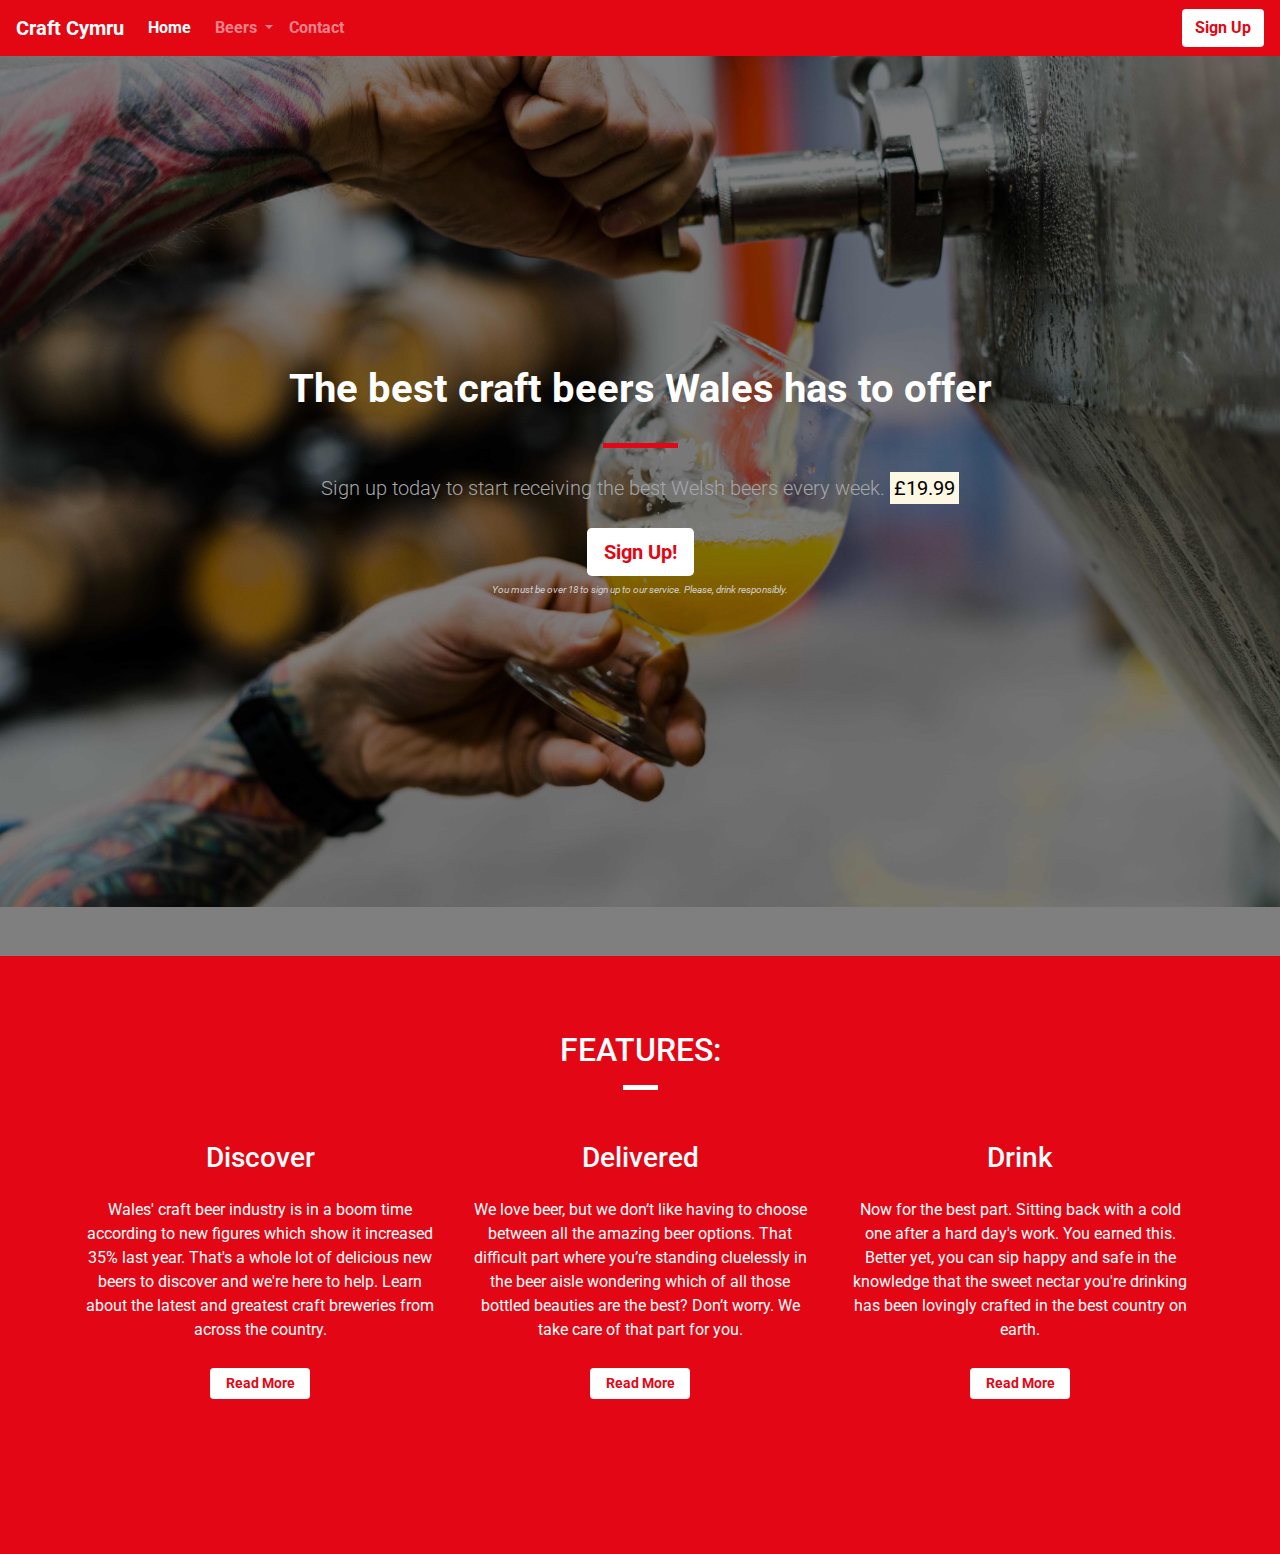
<file: index.html>
<!DOCTYPE html>
<html lang="en-us">

<head>
    <meta charset="utf-8">
    <title>Craft Cymru | The best beers in Wales, to your door</title>
    <meta name="viewport" content="width=device-width, initial-scale=1.0">
    <link rel="stylesheet" href="https://maxcdn.bootstrapcdn.com/bootstrap/4.5.0/css/bootstrap.min.css">
    <link rel="stylesheet" href="https://use.fontawesome.com/releases/v5.13.0/css/all.css" integrity="sha384-gfdkjb5BdAXd+lj+gudLWI+BXq4IuLW5IT+brZEZsLFm++aCMlF1V92rMkPaX4PP" crossorigin="anonymous">
    <link href="https://fonts.googleapis.com/css?family=Roboto:400,700" rel="stylesheet">
    <link rel="stylesheet" href="css/style.css" type="text/css" />
</head>
<body>
        <!--  navbar -->
        <nav class="navbar navbar-dark navbar-expand-sm">
            <a href="/" class="navbar-brand">Craft Cymru</a>

            <button class="navbar-toggler ml-auto" type="button" data-toggle="collapse" data-target="#navbarNavDropdown" aria-controls="navbarNavDropdown" aria-expanded="false" aria-label="Toggle navigation">
        <span class="navbar-toggler-icon"></span></button>

            <div class="collapse navbar-collapse" id="navbarNavDropdown">
                    <ul class="navbar-nav mr-auto">
                        <li class="active nav-item mr-2"><a class="nav-link" href="/index.html">Home</a></li>
                        <li class="nav-item dropdown">
                            <a class="nav-link dropdown-toggle .d-block .d-sm-none" href="gallery.html" id="navbarDropdownMenuLink" role="button" data-toggle="dropdown" aria-haspopup="true" aria-expanded="false">
                            Beers
                            </a>
                            <div class="dropdown-menu" aria-labelledby="navbarDropdownMenuLink">
                                <a class="dropdown-item" href="/gallery.html">Tiny Rebel</a>
                                <a class="dropdown-item" href="/bluestone.html">Bluestone Brewing</a>
                                <a class="dropdown-item" href="/crafty-devil.html">Crafty Devil</a>
                            </div>
                        </li>
                        <li class="nav-item mr-2"><a class="nav-link" href="/contact.html">Contact</a></li>
                    </ul>
            </div>
            <div class="d-none d-md-block">
                <a href="/contact.html" class="btn btn--cta btn--white">Sign Up</a>
            </div>
        </nav>
        <!-- /.navbar -->
  
    <div class="container-fluid callout-container">
        <!-- Callout -->
        <div class="opaque-overlay">&nbsp;</div>
        <div class="row">
            <div class="col-12">
                <div class="col-12">
                    <section class="callout jumbotron text-center">
                        <h1 class="jumbotron-header">The best craft beers Wales has to offer</h1>
                        <hr class="block-divider block-divider--red">
                        <p class="lead">Sign up today to start receiving the best Welsh beers every week.
                            <span class="d-inline d-sm-none"><br></span>
                            <strong><mark>£19.99</mark></strong></p>
                        <a href="/contact.html" class="btn btn-lg btn--cta btn--white">Sign Up!</a>
                        <p class="text-muted"><small>You must be over 18 to sign up to our service. Please, drink responsibly.</small></p>
                    </section>
                </div>
            </div>
        </div>
        <!-- /.callout -->
    </div>

    <!-- Features -->
    <div class="container-wrapper container-wrapper--red">
        <div class="container features-container content-container">
            <section class="features">
                <div class="row">
                    <div class="col-12 page-header">
                        <h2 class="text-uppercase">Features:</h2>
                        <hr class="block-divider block-divider--short block-divider--white">
                    </div>
                </div>
                <div class="row">
                    <div class="col-12 col-md-6 col-lg-4">
                        <div class="feature">
                            <h3><i class="fas fa-search d-sm-block"></i> Discover</h3>
                            <p>Wales' craft beer industry is in a boom time according to new figures which show it increased 35% last year. That's a whole lot of delicious new beers to discover and we're here to help. Learn about the latest and greatest craft breweries from across the country. </p>
                            <p><a class="btn btn-sm btn-light" href="/gallery.html">Read More</a></p>
                        </div>
                    </div>
                    <div class="col-12 d-md-none d-lg-block col-lg-4">
                        <div class="feature">
                            <h3><i class="fas d-sm-block"></i> Delivered</h3>
                            <p>We love beer, but we don’t like having to choose between all the amazing beer options. That difficult part where you’re standing cluelessly in the beer aisle wondering which of all those bottled beauties are the best? Don’t worry. We take care of that part for you. </p>
                            <p><a class="btn btn-sm btn-light" href="gallery.html">Read More</a></p>
                        </div>
                    </div>
                    <div class="col-12 col-md-6 col-lg-4">
                        <div class="feature">
                            <h3><i class="fas fa-drink d-sm-block"></i> Drink</h3>
                            <p>Now for the best part. Sitting back with a cold one after a hard day's work. You earned this. Better yet, you can sip happy and safe in the knowledge that the sweet nectar you're drinking has been lovingly crafted in the best country on earth. </p>
                            <p><a class="btn btn-sm btn-light" href="/gallery.html">Read More</a></p>
                        </div>
                    </div>
                </div>
            </section>
            <!-- /.features -->
        </div>
    </div>

</html>
</file>
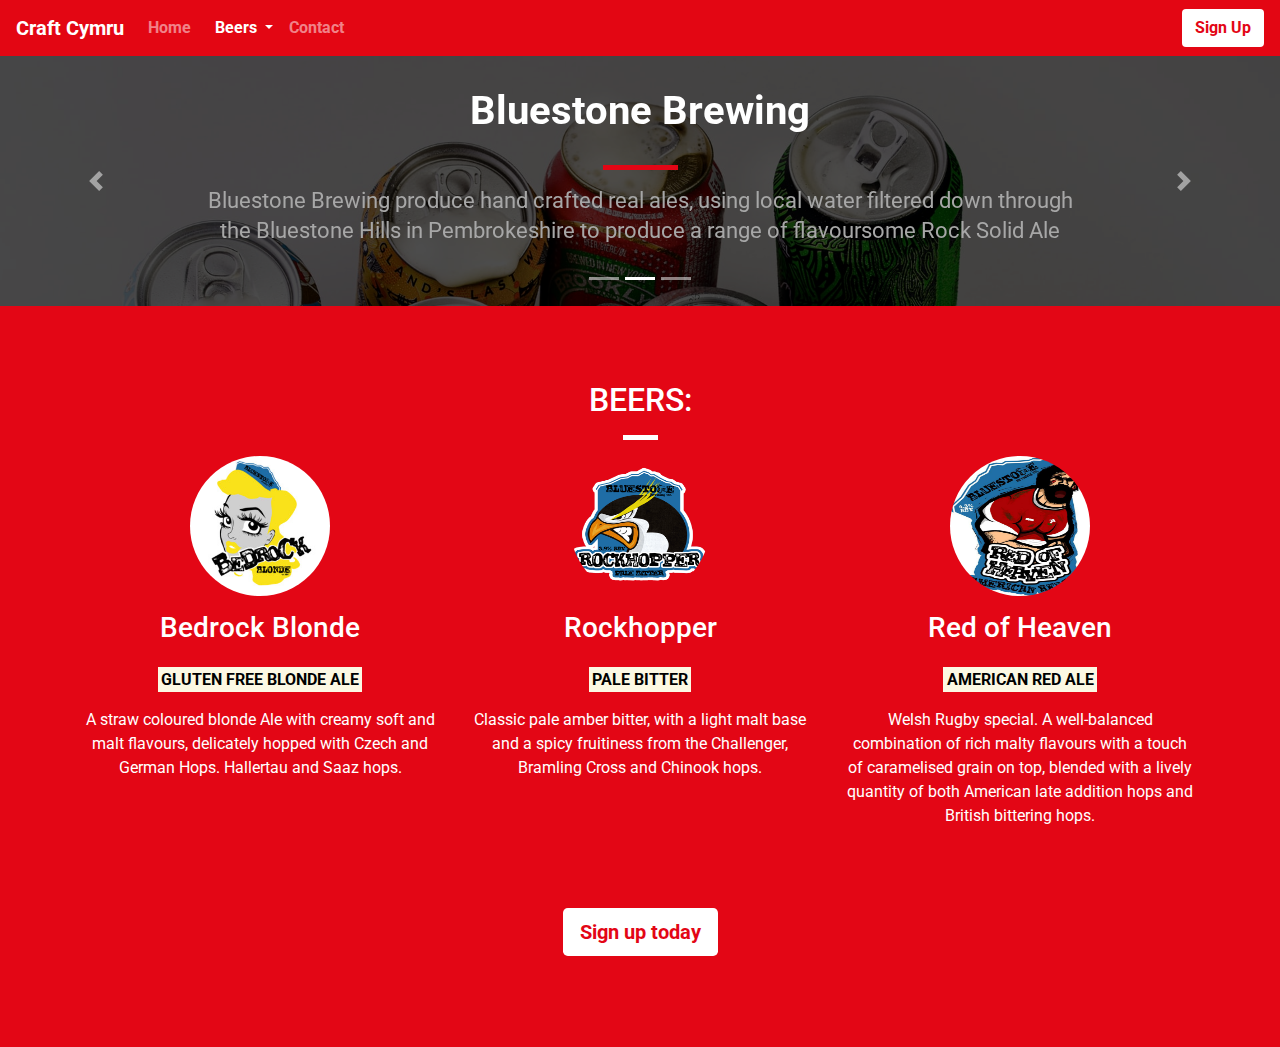
<file: bluestone.html>
<!DOCTYPE html>
<html lang="en-us">

<head>
    <meta charset="utf-8">
    <title>Craft Cymru | The best beers in Wales, to your door</title>
    <meta name="viewport" content="width=device-width, initial-scale=1.0">
    <link rel="stylesheet" href="https://maxcdn.bootstrapcdn.com/bootstrap/4.5.0/css/bootstrap.min.css">
    <link href="https://fonts.googleapis.com/css?family=Roboto:400,700" rel="stylesheet">
    <link rel="stylesheet" href="css/style.css" type="text/css" />
</head>
<body>
    <!--  navbar -->
    <nav class="navbar navbar-dark navbar-expand-sm">
        <a href="/" class="navbar-brand">Craft Cymru</a>

        <button class="navbar-toggler ml-auto" type="button" data-toggle="collapse" data-target="#navbarNavDropdown" aria-controls="navbarNavDropdown" aria-expanded="false" aria-label="Toggle navigation">
    <span class="navbar-toggler-icon"></span></button>

        <div class="collapse navbar-collapse" id="navbarNavDropdown">
                <ul class="navbar-nav mr-auto">
                    <li class="nav-item mr-2"><a class="nav-link" href="/index.html">Home</a></li>
                    <li class="active nav-item dropdown">
                        <a class="nav-link dropdown-toggle" href="/gallery.html" id="navbarDropdownMenuLink" role="button" data-toggle="dropdown" aria-haspopup="true" aria-expanded="false">
                        Beers
                        </a>
                        <div class="dropdown-menu" aria-labelledby="navbarDropdownMenuLink">
                            <a class="dropdown-item" href="/tiny-rebel.html">Tiny Rebel</a>
                            <a class="dropdown-item" href="#">Bluestone Brewing</a>
                            <a class="dropdown-item" href="/crafty-devil.html">Crafty Devil</a>
                            <a class="dropdown-item" href="/gallery.html">The Brewers</a>
                        </div>
                    </li>
                    <li class="nav-item mr-2"><a class="nav-link" href="/contact.html">Contact</a></li>
                </ul>
        </div>
        <div class="d-none d-md-block">
             <a href="/contact.html" class="btn btn--cta btn--white">Sign Up</a>
        </div>
    </nav>

    <!-- Carousel -->
    <div id="myCarousel" class="carousel slide" data-ride="carousel">
            <ol class="carousel-indicators">
                <li data-target="#myCarousel" data-slide-to="0" class=""></li>
                <li data-target="#myCarousel" data-slide-to="1" class="active"></li>
                <li data-target="#myCarousel" data-slide-to="2" class=""></li>
            </ol>
            <div class="carousel-inner">
                <div class="carousel-item">
                        <img class="carousel-image d-block w-100 img-fluid" src="../images/bottle-wall.jpg" alt="Bottle wall">
                        <div class="carousel-overlay">
                        </div>
                        <div class="container">
                        </div>
                </div>
                <div class="carousel-caption text-center">
                        <h1>Bluestone Brewing</h1>
                        <hr class="block-divider block-divider--red">
                        <p class="d-none d-sm-block">Bluestone Brewing produce hand crafted real ales, using local water filtered down through the Bluestone Hills in Pembrokeshire to produce a range of flavoursome Rock Solid Ale</p>
                </div>
                <div class="carousel-item active">
                        <img class="carousel-image d-block w-100 img-fluid" src="../images/cans.jpg" alt="Beer cans">
                        <div class="carousel-overlay"></div>       
                        <div class="container"></div>
                </div>
                <div class="carousel-item">       
                        <img class="carousel-image d-block w-100 img-fluid" src="../images/brewery-lg.jpg" alt="Brewery interior">
                        <div class="container"></div>
                        <div class="carousel-overlay"></div>
                </div>
            </div>
            <a class="carousel-control-prev" href="#myCarousel" role="button" data-slide="prev">
                <span class="carousel-control-prev-icon" aria-hidden="true"></span>
                <span class="sr-only">Previous</span>
            </a>
            <a class="carousel-control-next" href="#myCarousel" role="button" data-slide="next">
                <span class="carousel-control-next-icon" aria-hidden="true"></span>
                <span class="sr-only">Next</span>
            </a>
    </div>
    <!-- /.Carousel -->

    <!-- Beer selection -->
        <div class="container-wrapper container-wrapper--red">
            <div class="container features-container content-container">
                <section class="features">
                    <div class="row">
                        <div class="col-12 page-header">
                            <h2 class="text-uppercase">Beers:</h2>
                            <hr class="block-divider block-divider--short block-divider--white">
                        </div>
                    </div>
                    <div class="row">
                        <div class="col-12 col-md-6 col-lg-4">
                            <div class="feature">
                                <img class="rounded-circle" src="../images/bluestone-brewing/bedrock.jpg" alt="Bedrock blonde branding" width="140" height="140">
                                <h3>Bedrock Blonde</h3>
                                <p><span class="d-inline d-sm-none"><br></span>
                                <strong><mark>GLUTEN FREE BLONDE ALE</mark></strong></p>
                                <p>A straw coloured blonde Ale with creamy soft and malt flavours, delicately hopped with Czech and German Hops. Hallertau and Saaz hops.</p>
                            </div>
                        </div>
                        <div class="col-12 d-md-none d-lg-block col-lg-4">
                            <div class="feature">
                                <img class="rounded-circle" src="../images/bluestone-brewing/rockhopper.png" alt="Rockhopper branding" width="140" height="140">
                                <h3>Rockhopper</h3>
                                <p><span class="d-inline d-sm-none"><br></span>
                                <strong><mark>PALE BITTER</mark></strong></p>
                                <p>Classic pale amber bitter, with a light malt base and a spicy fruitiness from the Challenger, Bramling Cross and Chinook hops.</p>
                            </div>
                        </div>                    
                        <div class="col-12 col-md-6 col-lg-4">
                            <div class="feature">
                                <img class="rounded-circle" src="../images/bluestone-brewing/red-heaven.jpeg" alt="Red of heaven branding" width="140" height="140">                            
                                <h3>Red of Heaven</h3>
                                <p><span class="d-inline d-sm-none"><br></span>
                                <strong><mark>AMERICAN RED ALE</mark></strong></p>
                                <p>Welsh Rugby special. A well-balanced combination of rich malty flavours with a touch of caramelised grain on top, blended with a lively quantity of both American late addition hops and British bittering hops.</p>
                            </div>
                        </div>
                        <div class="col text-center">
                            <p><a class="btn btn-lg btn--cta btn--white" href="/contact.html" role="button">Sign up today</a></p>
                        </div>
                    </div>
                </section>
            </div>
        </div>
                
    <!-- /.beer selection -->



<script src="https://code.jquery.com/jquery-3.2.1.slim.min.js" integrity="sha384-KJ3o2DKtIkvYIK3UENzmM7KCkRr/rE9/Qpg6aAZGJwFDMVNA/GpGFF93hXpG5KkN" crossorigin="anonymous"></script>
<script src="https://cdnjs.cloudflare.com/ajax/libs/popper.js/1.12.9/umd/popper.min.js" integrity="sha384-ApNbgh9B+Y1QKtv3Rn7W3mgPxhU9K/ScQsAP7hUibX39j7fakFPskvXusvfa0b4Q" crossorigin="anonymous"></script>
<script src="https://maxcdn.bootstrapcdn.com/bootstrap/4.0.0/js/bootstrap.min.js" integrity="sha384-JZR6Spejh4U02d8jOt6vLEHfe/JQGiRRSQQxSfFWpi1MquVdAyjUar5+76PVCmYl" crossorigin="anonymous"></script>


</body>

</html>
</file>
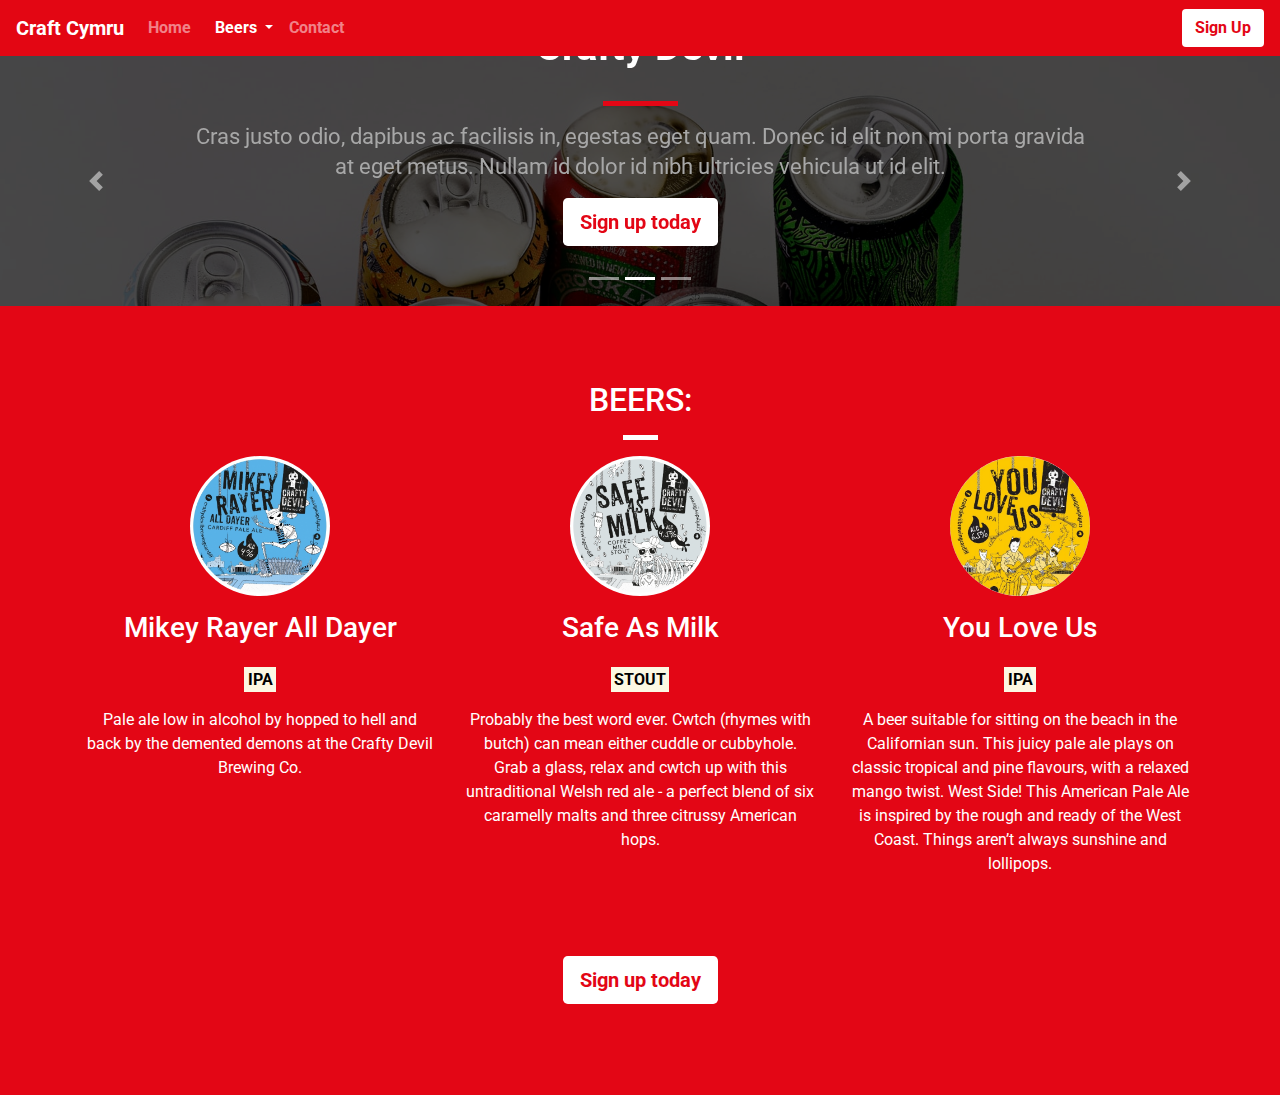
<file: crafty-devil.html>
<!DOCTYPE html>
<html lang="en-us">

<head>
    <meta charset="utf-8">
    <title>Craft Cymru | The best beers in Wales, to your door</title>
    <meta name="viewport" content="width=device-width, initial-scale=1.0">
    <link rel="stylesheet" href="https://maxcdn.bootstrapcdn.com/bootstrap/4.5.0/css/bootstrap.min.css">
    <link rel="stylesheet" href="https://use.fontawesome.com/releases/v5.13.0/css/all.css" integrity="sha384-gfdkjb5BdAXd+lj+gudLWI+BXq4IuLW5IT+brZEZsLFm++aCMlF1V92rMkPaX4PP" crossorigin="anonymous">
    <link href="https://fonts.googleapis.com/css?family=Roboto:400,700" rel="stylesheet">
    <link rel="stylesheet" href="css/style.css" type="text/css" />
</head>
<body>
    <!--  navbar -->
    <nav class="navbar navbar-dark navbar-expand-sm">
        <a href="/" class="navbar-brand">Craft Cymru</a>

        <button class="navbar-toggler ml-auto" type="button" data-toggle="collapse" data-target="#navbarNavDropdown" aria-controls="navbarNavDropdown" aria-expanded="false" aria-label="Toggle navigation">
    <span class="navbar-toggler-icon"></span></button>

        <div class="collapse navbar-collapse" id="navbarNavDropdown">
                <ul class="navbar-nav mr-auto">
                    <li class="nav-item mr-2"><a class="nav-link" href="/index.html">Home</a></li>
                    <li class="active nav-item dropdown">
                        <a class="nav-link dropdown-toggle" href="#" id="navbarDropdownMenuLink" role="button" data-toggle="dropdown" aria-haspopup="true" aria-expanded="false">
                        Beers
                        </a>
                        <div class="dropdown-menu" aria-labelledby="navbarDropdownMenuLink">
                            <a class="dropdown-item" href="#">Tiny Rebel</a>
                            <a class="dropdown-item" href="/bluestone.html">Bluestone Brewing</a>
                            <a class="dropdown-item" href="/crafty-devil.html">Crafty Devil</a>
                        </div>
                    </li>
                    <li class="nav-item mr-2"><a class="nav-link" href="/contact.html">Contact</a></li>
                </ul>
        </div>
        <div class="d-none d-md-block">
             <a href="/contact.html" class="btn btn--cta btn--white">Sign Up</a>
        </div>
    </nav>

    <!-- Carousel -->
    <div id="myCarousel" class="carousel slide" data-ride="carousel">
            <ol class="carousel-indicators">
            <li data-target="#myCarousel" data-slide-to="0" class=""></li>
            <li data-target="#myCarousel" data-slide-to="1" class="active"></li>
            <li data-target="#myCarousel" data-slide-to="2" class=""></li>
            </ol>
            <div class="carousel-inner">
            <div class="carousel-item">
                    <img class="carousel-image d-block w-100 img-fluid" src="../images/bottle-wall.jpg" alt="First slide">
                    <div class="carousel-overlay">
                    </div>
                    <div class="container">
                    </div>
            </div>
            <div class="carousel-caption text-center">
            <h1>Crafty Devil</h1>
            <hr class="block-divider block-divider--red">
            <p class="d-none d-sm-block">Cras justo odio, dapibus ac facilisis in, egestas eget quam. Donec id elit non mi porta gravida at eget metus. Nullam id dolor id nibh ultricies vehicula ut id elit.</p>
            <p><a class="btn btn-lg btn--cta btn--white" href="#" role="button">Sign up today</a></p>
            </div>
            <div class="carousel-item active">
                <img class="carousel-image d-block w-100 img-fluid" src="../images/cans.jpg" alt="First slide">
                <div class="carousel-overlay">
                </div>       
            <div class="container">
                </div>
            </div>
            <div class="carousel-item">       
            <div class="carousel-overlay"></div>
                    <img class="carousel-image d-block w-100 img-fluid" src="../images/brewery-lg.jpg" alt="First slide">
                        <div class="container">
                        </div>
            </div>
            </div>
            <a class="carousel-control-prev" href="#myCarousel" role="button" data-slide="prev">
            <span class="carousel-control-prev-icon" aria-hidden="true"></span>
            <span class="sr-only">Previous</span>
            </a>
            <a class="carousel-control-next" href="#myCarousel" role="button" data-slide="next">
            <span class="carousel-control-next-icon" aria-hidden="true"></span>
            <span class="sr-only">Next</span>
            </a>
    </div>
    <!-- /.Carousel -->

<!-- Beer selection -->
    <div class="container-wrapper container-wrapper--red">
        <div class="container features-container content-container">
            <section class="features">
                <div class="row">
                    <div class="col-12 page-header">
                        <h2 class="text-uppercase">Beers:</h2>
                        <hr class="block-divider block-divider--short block-divider--white">
                    </div>
                </div>
                <div class="row">
                    <div class="col-12 col-md-6 col-lg-4">
                        <div class="feature">
                            <img class="rounded-circle" src="../images/crafty-devil/mikey-rayer.jpeg" alt="Gneric placeholder image" width="140" height="140">
                            <h3>Mikey Rayer All Dayer</h3>
                            <span class="d-inline d-sm-none"><br></span>
                            <strong><mark>IPA</mark></strong></p>
                            <p>Pale ale low in alcohol by hopped to hell and back by the demented demons at the Crafty Devil Brewing Co.</p>
                        </div>
                    </div>
                    <div class="col-12 d-md-none d-lg-block col-lg-4">
                        <div class="feature">
                            <img class="rounded-circle" src="../images/crafty-devil/milk.jpeg" alt="Generic placeholder image" width="140" height="140">
                            <h3>Safe As Milk</h3>
                            <span class="d-inline d-sm-none"><br></span>
                            <strong><mark>STOUT</mark></strong></p>
                            <p>Probably the best word ever. Cwtch (rhymes with butch) can mean either cuddle or cubbyhole. Grab a glass, relax and cwtch up with this untraditional Welsh red ale - a perfect blend of six caramelly malts and three citrussy American hops.</p>
                        </div>
                    </div>                    
                    <div class="col-12 col-md-6 col-lg-4">
                        <div class="feature">
                            <img class="rounded-circle" src="../images/crafty-devil/you-love-us.jpeg" alt="Generic placeholder image" width="140" height="140">                            
                            <h3>You Love Us</h3>
                            <span class="d-inline d-sm-none"><br></span>
                            <strong><mark>IPA</mark></strong></p>
                            <p>A beer suitable for sitting on the beach in the Californian sun. This juicy pale ale plays on classic tropical and pine flavours, with a relaxed mango twist. West Side! This American Pale Ale is inspired by the rough and ready of the West Coast. Things aren’t always sunshine and lollipops.</p>
                        </div>
                    </div>
                    <div class="col text-center">
                        <p><a class="btn btn-lg btn--cta btn--white" href="/contact.html" role="button">Sign up today</a></p>
                    </div>
                </div>
            </section>
            <!-- /.beer selection -->



<script src="https://code.jquery.com/jquery-3.2.1.slim.min.js" integrity="sha384-KJ3o2DKtIkvYIK3UENzmM7KCkRr/rE9/Qpg6aAZGJwFDMVNA/GpGFF93hXpG5KkN" crossorigin="anonymous"></script>
<script src="https://cdnjs.cloudflare.com/ajax/libs/popper.js/1.12.9/umd/popper.min.js" integrity="sha384-ApNbgh9B+Y1QKtv3Rn7W3mgPxhU9K/ScQsAP7hUibX39j7fakFPskvXusvfa0b4Q" crossorigin="anonymous"></script>
<script src="https://maxcdn.bootstrapcdn.com/bootstrap/4.0.0/js/bootstrap.min.js" integrity="sha384-JZR6Spejh4U02d8jOt6vLEHfe/JQGiRRSQQxSfFWpi1MquVdAyjUar5+76PVCmYl" crossorigin="anonymous"></script>


</body>

</html>
</file>
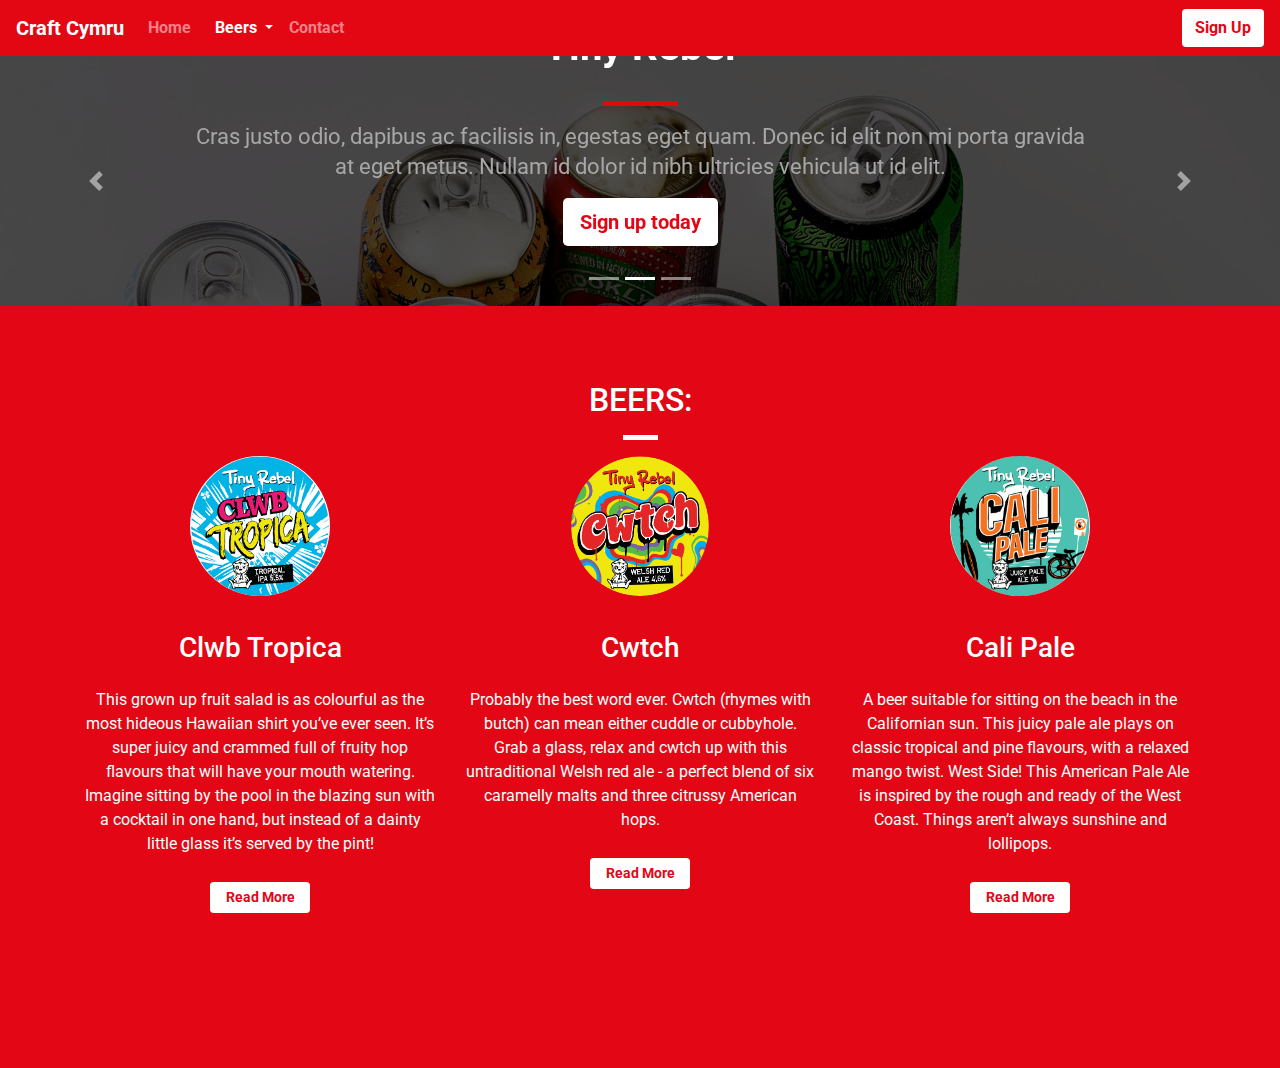
<file: gallery.html>
<!DOCTYPE html>
<html lang="en-us">

<head>
    <meta charset="utf-8">
    <title>Craft Cymru | The best beers in Wales, to your door</title>
    <meta name="viewport" content="width=device-width, initial-scale=1.0">
    <link rel="stylesheet" href="https://maxcdn.bootstrapcdn.com/bootstrap/4.5.0/css/bootstrap.min.css">
    <link rel="stylesheet" href="https://use.fontawesome.com/releases/v5.13.0/css/all.css" integrity="sha384-gfdkjb5BdAXd+lj+gudLWI+BXq4IuLW5IT+brZEZsLFm++aCMlF1V92rMkPaX4PP" crossorigin="anonymous">
    <link href="https://fonts.googleapis.com/css?family=Roboto:400,700" rel="stylesheet">
    <link rel="stylesheet" href="css/style.css" type="text/css" />
</head>
<body>
    <!--  navbar -->
    <nav class="navbar navbar-dark navbar-expand-sm">
        <a href="/" class="navbar-brand">Craft Cymru</a>

        <button class="navbar-toggler ml-auto" type="button" data-toggle="collapse" data-target="#navbarNavDropdown" aria-controls="navbarNavDropdown" aria-expanded="false" aria-label="Toggle navigation">
    <span class="navbar-toggler-icon"></span></button>

        <div class="collapse navbar-collapse" id="navbarNavDropdown">
                <ul class="navbar-nav mr-auto">
                    <li class="nav-item mr-2"><a class="nav-link" href="/index.html">Home</a></li>
                    <li class="active nav-item dropdown">
                        <a class="nav-link dropdown-toggle" href="#" id="navbarDropdownMenuLink" role="button" data-toggle="dropdown" aria-haspopup="true" aria-expanded="false">
                        Beers
                        </a>
                        <div class="dropdown-menu" aria-labelledby="navbarDropdownMenuLink">
                            <a class="dropdown-item" href="/gallery.html">Tiny Rebel</a>
                            <a class="dropdown-item" href="/bluestone.html">Bluestone Brewing</a>
                            <a class="dropdown-item" href="/crafty-devil.html">Crafty Devil</a>
                        </div>
                    </li>
                    <li class="nav-item mr-2"><a class="nav-link" href="/contact.html">Contact</a></li>
                </ul>
        </div>
        <div class="d-none d-md-block">
             <a href="/contact.html" class="btn btn--cta btn--white">Sign Up</a>
        </div>
    </nav>

    <!-- Carousel -->
    <div id="myCarousel" class="carousel slide" data-ride="carousel">
            <ol class="carousel-indicators">
            <li data-target="#myCarousel" data-slide-to="0" class=""></li>
            <li data-target="#myCarousel" data-slide-to="1" class="active"></li>
            <li data-target="#myCarousel" data-slide-to="2" class=""></li>
            </ol>
            <div class="carousel-inner">
            <div class="carousel-item">
                    <img class="carousel-image d-block w-100 img-fluid" src="../images/bottle-wall.jpg" alt="First slide">
                    <div class="carousel-overlay">
                    </div>
                    <div class="container">
                    </div>
            </div>
            <div class="carousel-caption text-center">
            <h1>Tiny Rebel</h1>
            <hr class="block-divider block-divider--red">
            <p class="d-none d-sm-block">Cras justo odio, dapibus ac facilisis in, egestas eget quam. Donec id elit non mi porta gravida at eget metus. Nullam id dolor id nibh ultricies vehicula ut id elit.</p>
            <p><a class="btn btn-lg btn--cta btn--white" href="#" role="button">Sign up today</a></p>
            </div>
            <div class="carousel-item active">
                <img class="carousel-image d-block w-100 img-fluid" src="../images/cans.jpg" alt="First slide">
                <div class="carousel-overlay">
                </div>       
            <div class="container">
                </div>
            </div>
            <div class="carousel-item">       
            <div class="carousel-overlay"></div>
                    <img class="carousel-image d-block w-100 img-fluid" src="../images/brewery-lg.jpg" alt="First slide">
                        <div class="container">
                        </div>
            </div>
            </div>
            <a class="carousel-control-prev" href="#myCarousel" role="button" data-slide="prev">
            <span class="carousel-control-prev-icon" aria-hidden="true"></span>
            <span class="sr-only">Previous</span>
            </a>
            <a class="carousel-control-next" href="#myCarousel" role="button" data-slide="next">
            <span class="carousel-control-next-icon" aria-hidden="true"></span>
            <span class="sr-only">Next</span>
            </a>
    </div>
    <!-- /.Carousel -->

<!-- Beer selection -->
    <div class="container-wrapper container-wrapper--red">
        <div class="container features-container content-container">
            <section class="features">
                <div class="row">
                    <div class="col-12 page-header">
                        <h2 class="text-uppercase">Beers:</h2>
                        <hr class="block-divider block-divider--short block-divider--white">
                    </div>
                </div>
                <div class="row">
                    <div class="col-12 col-md-6 col-lg-4">
                        <div class="feature">
                            <img class="rounded-circle" src="../images/tiny-rebel/clwb-tropica-circle.png" alt="Generic placeholder image" width="140" height="140">
                            <h3><i class="fas d-none d-sm-block"></i> Clwb Tropica</h3>
                            <p>This grown up fruit salad is as colourful as the most hideous Hawaiian shirt you’ve ever seen. It’s super juicy and crammed full of fruity hop flavours that will have your mouth watering. Imagine sitting by the pool in the blazing sun with a cocktail in one hand, but instead of a dainty little glass it’s served by the pint!</p>
                            <p><a class="btn btn-sm btn-light" href="">Read More</a></p>
                        </div>
                    </div>
                    <div class="col-12 d-md-none d-lg-block col-lg-4">
                        <div class="feature">
                            <img class="rounded-circle" src="../images/tiny-rebel/cwtch-circle.png" alt="Generic placeholder image" width="140" height="140">
                            <h3><i class="fas d-none d-sm-block"></i> Cwtch</h3>
                            <p>Probably the best word ever. Cwtch (rhymes with butch) can mean either cuddle or cubbyhole. Grab a glass, relax and cwtch up with this untraditional Welsh red ale - a perfect blend of six caramelly malts and three citrussy American hops.</p>
                            <p><a class="btn btn-sm btn-light" href="">Read More</a></p>
                        </div>
                    </div>                    
                    <div class="col-12 col-md-6 col-lg-4">
                        <div class="feature">
                            <img class="rounded-circle" src="../images/tiny-rebel/cali-pale-circle.jpg" alt="Generic placeholder image" width="140" height="140">                            
                            <h3><i class="fas d-none d-sm-block"></i> Cali Pale</h3>
                            <p>A beer suitable for sitting on the beach in the Californian sun. This juicy pale ale plays on classic tropical and pine flavours, with a relaxed mango twist. West Side! This American Pale Ale is inspired by the rough and ready of the West Coast. Things aren’t always sunshine and lollipops.</p>
                            <p><a class="btn btn-sm btn-light" href="">Read More</a></p>
                        </div>
                    </div>
                </div>
            </section>
            <!-- /.beer selection -->



<script src="https://code.jquery.com/jquery-3.2.1.slim.min.js" integrity="sha384-KJ3o2DKtIkvYIK3UENzmM7KCkRr/rE9/Qpg6aAZGJwFDMVNA/GpGFF93hXpG5KkN" crossorigin="anonymous"></script>
<script src="https://cdnjs.cloudflare.com/ajax/libs/popper.js/1.12.9/umd/popper.min.js" integrity="sha384-ApNbgh9B+Y1QKtv3Rn7W3mgPxhU9K/ScQsAP7hUibX39j7fakFPskvXusvfa0b4Q" crossorigin="anonymous"></script>
<script src="https://maxcdn.bootstrapcdn.com/bootstrap/4.0.0/js/bootstrap.min.js" integrity="sha384-JZR6Spejh4U02d8jOt6vLEHfe/JQGiRRSQQxSfFWpi1MquVdAyjUar5+76PVCmYl" crossorigin="anonymous"></script>


</body>

</html>
</file>
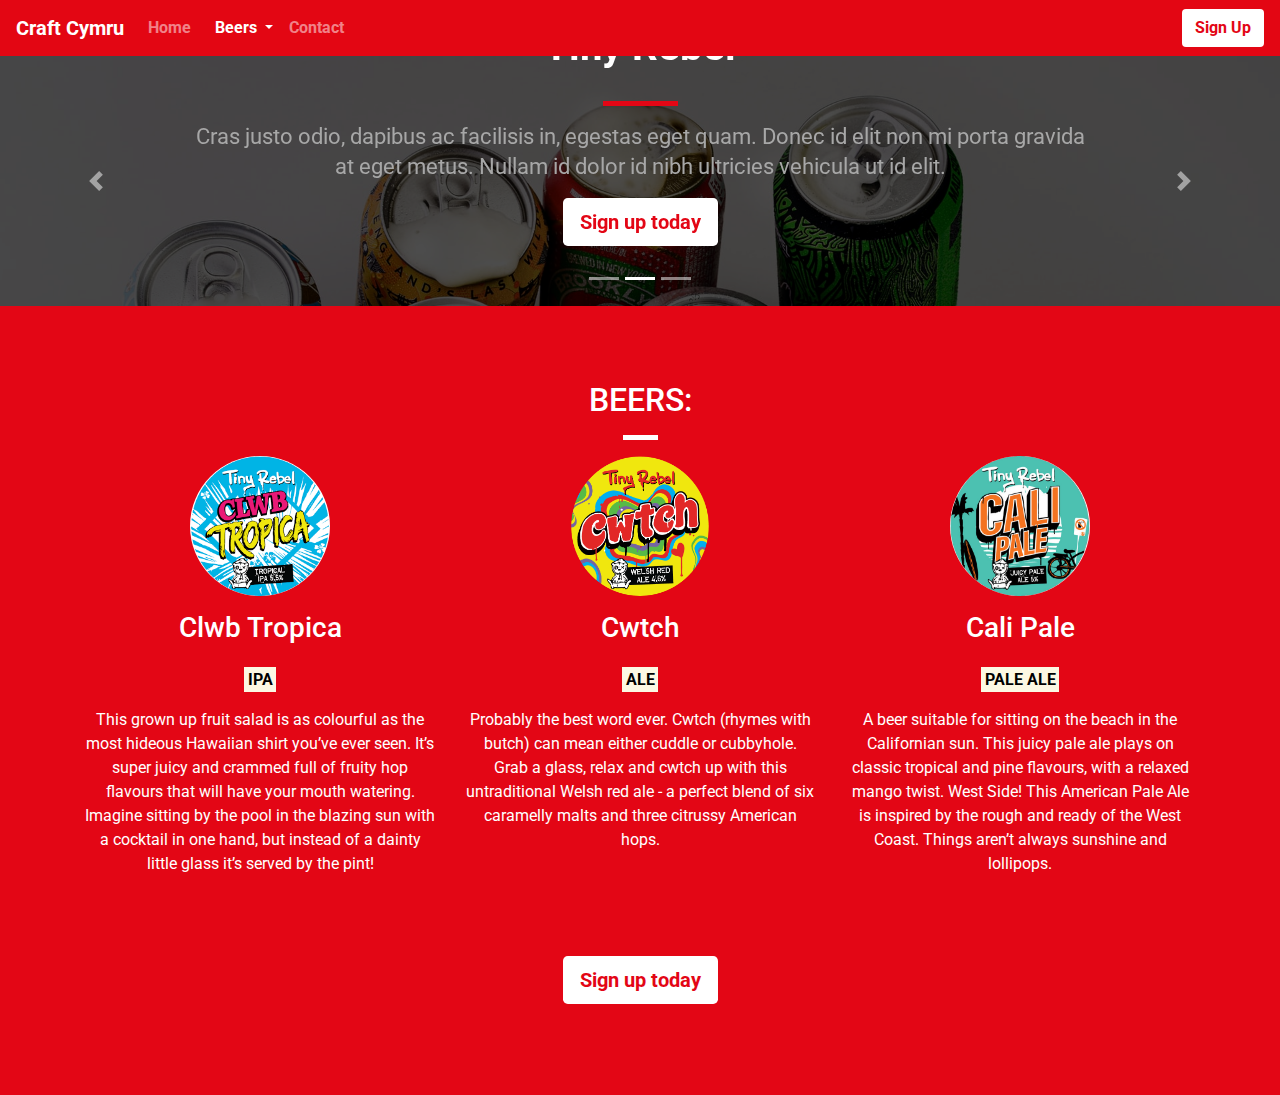
<file: tiny-rebel.html>
<!DOCTYPE html>
<html lang="en-us">

<head>
    <meta charset="utf-8">
    <title>Craft Cymru | The best beers in Wales, to your door</title>
    <meta name="viewport" content="width=device-width, initial-scale=1.0">
    <link rel="stylesheet" href="https://maxcdn.bootstrapcdn.com/bootstrap/4.5.0/css/bootstrap.min.css">
    <link rel="stylesheet" href="https://use.fontawesome.com/releases/v5.13.0/css/all.css" integrity="sha384-gfdkjb5BdAXd+lj+gudLWI+BXq4IuLW5IT+brZEZsLFm++aCMlF1V92rMkPaX4PP" crossorigin="anonymous">
    <link href="https://fonts.googleapis.com/css?family=Roboto:400,700" rel="stylesheet">
    <link rel="stylesheet" href="css/style.css" type="text/css" />
</head>
<body>
    <!--  navbar -->
    <nav class="navbar navbar-dark navbar-expand-sm">
        <a href="/" class="navbar-brand">Craft Cymru</a>

        <button class="navbar-toggler ml-auto" type="button" data-toggle="collapse" data-target="#navbarNavDropdown" aria-controls="navbarNavDropdown" aria-expanded="false" aria-label="Toggle navigation">
    <span class="navbar-toggler-icon"></span></button>

        <div class="collapse navbar-collapse" id="navbarNavDropdown">
                <ul class="navbar-nav mr-auto">
                    <li class="nav-item mr-2"><a class="nav-link" href="/index.html">Home</a></li>
                    <li class="active nav-item dropdown">
                        <a class="nav-link dropdown-toggle" href="#" id="navbarDropdownMenuLink" role="button" data-toggle="dropdown" aria-haspopup="true" aria-expanded="false">
                        Beers
                        </a>
                        <div class="dropdown-menu" aria-labelledby="navbarDropdownMenuLink">
                            <a class="dropdown-item" href="#">Tiny Rebel</a>
                            <a class="dropdown-item" href="/bluestone.html">Bluestone Brewing</a>
                            <a class="dropdown-item" href="/crafty-devil.html">Crafty Devil</a>
                        </div>
                    </li>
                    <li class="nav-item mr-2"><a class="nav-link" href="/contact.html">Contact</a></li>
                </ul>
        </div>
        <div class="d-none d-md-block">
             <a href="/contact.html" class="btn btn--cta btn--white">Sign Up</a>
        </div>
    </nav>

    <!-- Carousel -->
    <div id="myCarousel" class="carousel slide" data-ride="carousel">
            <ol class="carousel-indicators">
            <li data-target="#myCarousel" data-slide-to="0" class=""></li>
            <li data-target="#myCarousel" data-slide-to="1" class="active"></li>
            <li data-target="#myCarousel" data-slide-to="2" class=""></li>
            </ol>
            <div class="carousel-inner">
            <div class="carousel-item">
                    <img class="carousel-image d-block w-100 img-fluid" src="../images/bottle-wall.jpg" alt="First slide">
                    <div class="carousel-overlay">
                    </div>
                    <div class="container">
                    </div>
            </div>
            <div class="carousel-caption text-center">
            <h1>Tiny Rebel</h1>
            <hr class="block-divider block-divider--red">
            <p class="d-none d-sm-block">Cras justo odio, dapibus ac facilisis in, egestas eget quam. Donec id elit non mi porta gravida at eget metus. Nullam id dolor id nibh ultricies vehicula ut id elit.</p>
            <p><a class="btn btn-lg btn--cta btn--white" href="#" role="button">Sign up today</a></p>
            </div>
            <div class="carousel-item active">
                <img class="carousel-image d-block w-100 img-fluid" src="../images/cans.jpg" alt="First slide">
                <div class="carousel-overlay">
                </div>       
            <div class="container">
                </div>
            </div>
            <div class="carousel-item">       
            <div class="carousel-overlay"></div>
                    <img class="carousel-image d-block w-100 img-fluid" src="../images/brewery-lg.jpg" alt="First slide">
                        <div class="container">
                        </div>
            </div>
            </div>
            <a class="carousel-control-prev" href="#myCarousel" role="button" data-slide="prev">
            <span class="carousel-control-prev-icon" aria-hidden="true"></span>
            <span class="sr-only">Previous</span>
            </a>
            <a class="carousel-control-next" href="#myCarousel" role="button" data-slide="next">
            <span class="carousel-control-next-icon" aria-hidden="true"></span>
            <span class="sr-only">Next</span>
            </a>
    </div>
    <!-- /.Carousel -->

<!-- Beer selection -->
    <div class="container-wrapper container-wrapper--red">
        <div class="container features-container content-container">
            <section class="features">
                <div class="row">
                    <div class="col-12 page-header">
                        <h2 class="text-uppercase">Beers:</h2>
                        <hr class="block-divider block-divider--short block-divider--white">
                    </div>
                </div>
                <div class="row">
                    <div class="col-12 col-md-6 col-lg-4">
                        <div class="feature">
                            <img class="rounded-circle" src="../images/tiny-rebel/clwb-tropica-circle.png" alt="Generic placeholder image" width="140" height="140">
                            <h3> Clwb Tropica</h3>
                            <span class="d-inline d-sm-none"><br></span>
                            <strong><mark>IPA</mark></strong></p>
                            <p>This grown up fruit salad is as colourful as the most hideous Hawaiian shirt you’ve ever seen. It’s super juicy and crammed full of fruity hop flavours that will have your mouth watering. Imagine sitting by the pool in the blazing sun with a cocktail in one hand, but instead of a dainty little glass it’s served by the pint!</p>
                        </div>
                    </div>
                    <div class="col-12 d-md-none d-lg-block col-lg-4">
                        <div class="feature">
                            <img class="rounded-circle" src="../images/tiny-rebel/cwtch-circle.png" alt="Generic placeholder image" width="140" height="140">
                            <h3>Cwtch</h3>
                            <span class="d-inline d-sm-none"><br></span>
                            <strong><mark>ALE</mark></strong></p>
                            <p>Probably the best word ever. Cwtch (rhymes with butch) can mean either cuddle or cubbyhole. Grab a glass, relax and cwtch up with this untraditional Welsh red ale - a perfect blend of six caramelly malts and three citrussy American hops.</p>
                        </div>
                    </div>                    
                    <div class="col-12 col-md-6 col-lg-4">
                        <div class="feature">
                            <img class="rounded-circle" src="../images/tiny-rebel/cali-pale-circle.jpg" alt="Generic placeholder image" width="140" height="140">                            
                            <h3>Cali Pale</h3>
                            <span class="d-inline d-sm-none"><br></span>
                            <strong><mark>PALE ALE</mark></strong></p>
                            <p>A beer suitable for sitting on the beach in the Californian sun. This juicy pale ale plays on classic tropical and pine flavours, with a relaxed mango twist. West Side! This American Pale Ale is inspired by the rough and ready of the West Coast. Things aren’t always sunshine and lollipops.</p>
                        </div>
                    </div>
                    <div class="col text-center">
                        <p><a class="btn btn-lg btn--cta btn--white" href="/contact.html" role="button">Sign up today</a></p>
                    </div>
                </div>
            </section>
            <!-- /.beer selection -->



<script src="https://code.jquery.com/jquery-3.2.1.slim.min.js" integrity="sha384-KJ3o2DKtIkvYIK3UENzmM7KCkRr/rE9/Qpg6aAZGJwFDMVNA/GpGFF93hXpG5KkN" crossorigin="anonymous"></script>
<script src="https://cdnjs.cloudflare.com/ajax/libs/popper.js/1.12.9/umd/popper.min.js" integrity="sha384-ApNbgh9B+Y1QKtv3Rn7W3mgPxhU9K/ScQsAP7hUibX39j7fakFPskvXusvfa0b4Q" crossorigin="anonymous"></script>
<script src="https://maxcdn.bootstrapcdn.com/bootstrap/4.0.0/js/bootstrap.min.js" integrity="sha384-JZR6Spejh4U02d8jOt6vLEHfe/JQGiRRSQQxSfFWpi1MquVdAyjUar5+76PVCmYl" crossorigin="anonymous"></script>


</body>

</html>
</file>
<file: css/style.css>
body {
    font-family: 'Roboto', sans-serif;
}

/* Containers */

.container-wrapper {}

.container-wrapper--red {
    background-color: #e30615;
    color: #fff;
}

.alert-container {}

.callout-container {
    height: 100vh;

    background: url("../images/beer-background.jpg") no-repeat center center fixed; 
    -webkit-background-size: cover;
    -moz-background-size: cover;
    -o-background-size: cover;
    background-size: cover;
    
    display: flex;
    align-items: center;
    justify-content: center;

    position: relative;
}


.opaque-overlay {
    position: absolute;
    top: 0;
    left: 0;
    height: 100%;
    width: 100%;
    background-color: rgba(0, 0, 0, 0.5);
}

.content-container {
    padding-top: 75px;
    padding-bottom: 75px;
}

/* Navbar */

.navalert-container {
    position: absolute;
    top: 0;
    left: 0;
    z-index: 1;
    padding-left: 0;
    padding-right: 0;
}

.navbar {
    margin-bottom: 0;
    width: 100%;
    background-color: rgb(227, 6, 19);
    border: 0;
}

.navbar .navbar-toggler {
    border: 0;
}

.navbar .navbar-brand {
    font-weight: bold;
}

.navbar .navbar-nav a {
    font-weight: bold;
}



/* Jumbotron */

.jumbotron {
    background-color: transparent;
}

.jumbotron h1 {
    color: white;
    font-weight: bold;
    margin-bottom: 30px;
    color: white;
}

.jumbotron .lead {
    color: #a7a7a7;
    margin: 25px 0;
}

.jumbotron small {
    font-size: 60%;
    font-style: italic;
    color: #d0d0d0;
}

/* Block dividers */

.block-divider {
    width: 75px;
    height: 5px;
    border: 0;
    background-color: #444;
}

.block-divider--red {
    background-color: #e30615;
}

.block-divider--white {
    background-color: white;
}

.block-divider--short {
    width: 35px;
}

/* Buttons */

.btn--cta {
    font-weight: bold;
}

.btn--white {
    color: #e30615;
    background-color: #fff;
}

.btn--white:hover,
.btn--white:active,
.btn--white:focus,
.btn--white:active:focus {
    background-color: #e30615;
    border-color: #e30615;
    color: white;
}

/* Page Headers */

.page-header {
    margin-bottom: 0;
    border-bottom: 0;
    text-align: center;
}

.page-header h2 {
    margin-top: 0;
}

/* Features */

.feature {
    text-align: center;
    margin-bottom: 80px;
}

.feature i {
    margin-bottom: 20px;
    font-size: 45px;
    line-height: 45px;
}

.feature h3 {
  padding-top: 15px;
  padding-bottom: 15px
}

.feature .btn {
    background-color: white;
    border-color: white;
    min-width: 100px;
    font-weight: bold;
    margin-top: 10px;
    color: #e30615;
}


/* Carousel */

.carousel-item { position: relative !important; }
.carousel-overlay { position: absolute ; position: absolute;
  top: 0px;
  left: 0px;
  height: 100%;
  width: 100%;
  background: rgba(0, 0, 0, 0.7);
    
}

.carousel-caption {
  bottom: 0rem;
  z-index: 10;
  margin-bottom: 3rem;
}

.carousel-inner,
.carousel-inner img {
  height: 100%;
  width: 100%;
}

.carousel-item {
  text-align: center;
}

.carousel h1 {
    color: white;
    font-weight: bold;
    margin-bottom: 30px;
    color: white;
}

.carousel p{
    color: #a7a7a7;
}

.carousel {
  height: 250px;
}

/* Beer selection */

.marketing .col-lg-4 {
  margin-bottom: 1.5rem;
  text-align: center;
}

.marketing h2 {
  font-weight: 400;
}

.marketing .col-lg-4 p {
  margin-right: .75rem;
  margin-left: .75rem;
}

.beer-signup {
 float: center;
}


/* Form */

.form-container {
    height: 100vh;

    background: url("../images/brewery-lg.jpg") no-repeat center center fixed; 
    -webkit-background-size: cover;
    -moz-background-size: cover;
    -o-background-size: cover;
    background-size: cover;
    
    display: flex;
    align-items: center;
    justify-content: center;

    position: relative;
}

.form-group {
color: #fff;
font-size: 16px;
}

#emailHelp {
color: #fff;
}

.alert {
    display: none;
}


/* RESPONSIVE CSS
-------------------------------------------------- */

@media (min-width: 40em) {
  /* Bump up size of carousel content */
  .carousel-caption {
    margin-bottom: 1.5rem;
    font-size: 1.35rem;
    line-height: 1.4;
  }

@media (min-width: @screen-sm-min) and (max-width: @screen-sm-max) {

    .carousel {
        height: 200px;
    }
    
    .features h1 {
        padding-top: 5px;
    }
    
    .contact-form {
        padding-top: 50px;
    }

    .carousel-caption {
        top: 0.5rem;
        z-index: 10;
        margin-bottom: 3rem;
}


}
</file>
